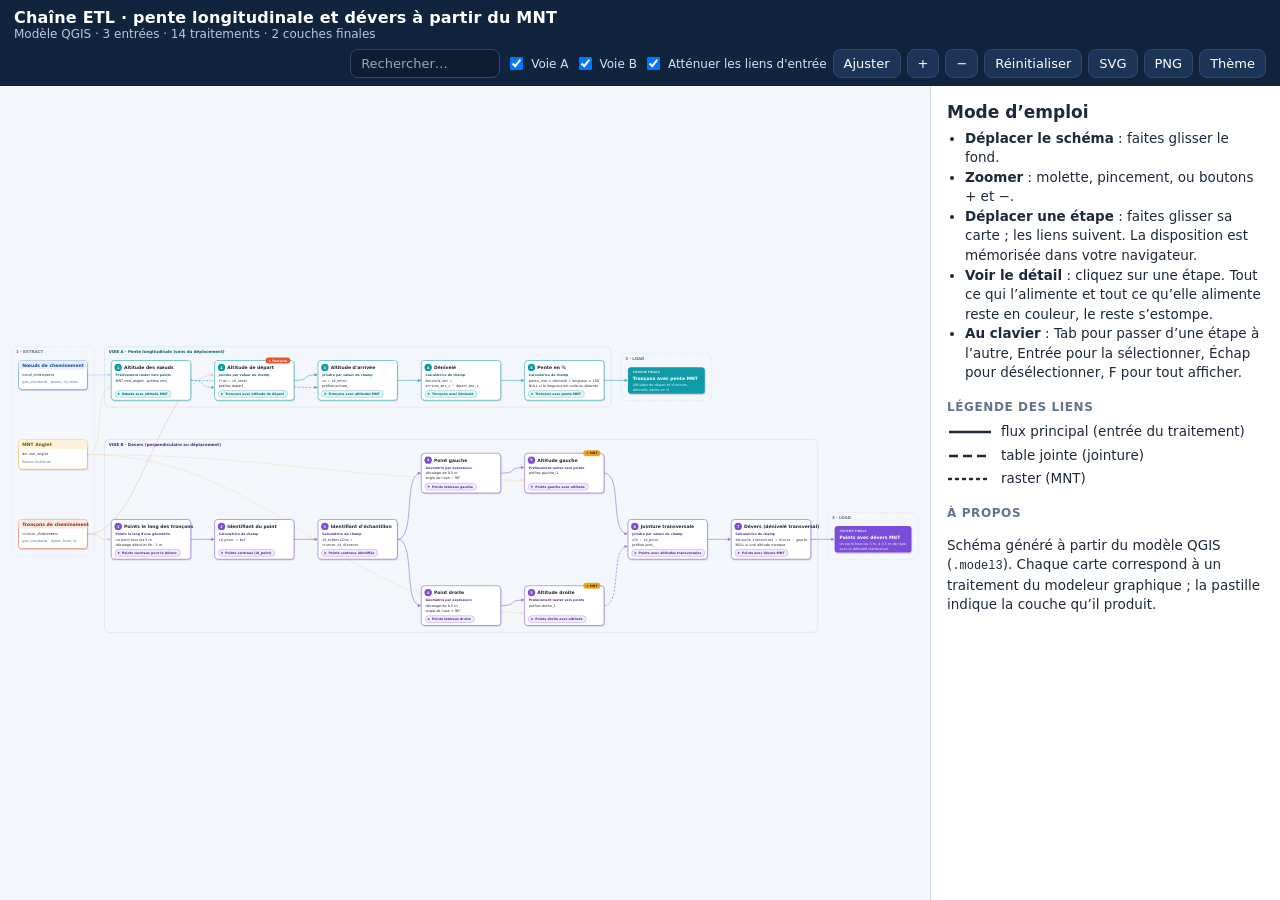
<file: docs/etl/index.html>
<!doctype html>
<html lang="fr">
<head>
<meta charset="utf-8">
<meta name="viewport" content="width=device-width, initial-scale=1">
<title>Chaîne ETL – pente et dévers (interactif)</title>
<style>
:root{
  --sans:system-ui,-apple-system,"Segoe UI",Roboto,"Helvetica Neue",Arial,sans-serif;
  --mono:ui-monospace,SFMono-Regular,Menlo,Consolas,"Liberation Mono",monospace;
  --bg:#f3f6fa;--panel:#ffffff;--card:#ffffff;--text:#1e293b;--muted:#64748b;--line:#94a3b8;--border:#d5dde8;--shadow:rgba(15,23,42,.14);
  --navy:#10243e;
  --A:#0e9aa7;--Atint:#e3f5f7;--Adark:#09646d;
  --B:#7c4ddb;--Btint:#f0eafc;--Bdark:#4b2a9a;
  --blue:#2f6fde;--bluetint:#e8f0fd;--bluedark:#1b4aa3;
  --amber:#e8a317;--ambertint:#fdf3dc;--amberdark:#7a5200;
  --coral:#e4572e;--coraltint:#fceae4;--coraldark:#9a2e10;
  --band:#cbd5e1;
}
html[data-theme="dark"]{
  --bg:#0d1117;--panel:#161b22;--card:#1c232d;--text:#e6edf3;--muted:#9aa7b5;--line:#6b7686;--border:#2f3a48;--shadow:rgba(0,0,0,.55);
  --Atint:#0f3a40;--Adark:#6fd6e0;--Btint:#2a1f4d;--Bdark:#c4adff;
  --bluetint:#14264a;--bluedark:#9db9f5;--ambertint:#3a2c0b;--amberdark:#f3c76a;--coraltint:#40201a;--coraldark:#f5a58f;
  --band:#3b4654;
}
*{box-sizing:border-box}
html,body{height:100%;margin:0}
body{font-family:var(--sans);background:var(--bg);color:var(--text);display:flex;flex-direction:column}
header{display:flex;flex-wrap:wrap;gap:8px 14px;align-items:center;padding:8px 14px;background:var(--navy);color:#fff}
header h1{font-size:16px;margin:0;font-weight:700;letter-spacing:.2px}
header .sub{font-size:12px;color:#b8c7dc}
.tools{display:flex;flex-wrap:wrap;gap:6px;align-items:center;margin-left:auto}
button,input[type=search]{font:inherit;font-size:13px}
button{background:#1c3556;color:#fff;border:1px solid #2c4a73;border-radius:8px;padding:6px 10px;cursor:pointer}
button:hover{background:#27487a}
button:focus-visible,input:focus-visible,.node:focus-visible{outline:3px solid #f5c542;outline-offset:2px}
input[type=search]{padding:6px 10px;border-radius:8px;border:1px solid #2c4a73;background:#0e1d33;color:#fff;width:150px}
input[type=search]::placeholder{color:#8ea5c4}
label.chk{display:flex;gap:5px;align-items:center;font-size:12px;color:#d6e2f2;cursor:pointer}
main{flex:1;display:flex;min-height:0;position:relative}
#stage{flex:1;min-width:0;position:relative}
svg#canvas{width:100%;height:100%;display:block;touch-action:none;cursor:grab;background:var(--bg);user-select:none;-webkit-user-select:none}
svg#canvas.panning{cursor:grabbing}
aside{width:350px;max-width:42vw;background:var(--panel);border-left:1px solid var(--border);overflow:auto;padding:14px 16px;font-size:13.5px;line-height:1.45}
aside h2{font-size:17px;margin:0 0 4px}
aside h3{font-size:12px;text-transform:uppercase;letter-spacing:.6px;color:var(--muted);margin:16px 0 6px}
aside .badge{display:inline-block;font-size:11.5px;font-weight:700;padding:2px 9px;border-radius:99px;color:#fff;margin-bottom:6px}
aside code,aside pre{font-family:var(--mono);font-size:12px}
aside pre{background:var(--bg);border:1px solid var(--border);border-radius:8px;padding:8px 10px;white-space:pre-wrap;word-break:break-word;margin:4px 0}
aside table{border-collapse:collapse;width:100%}
aside td{vertical-align:top;padding:4px 0;border-bottom:1px solid var(--border)}
aside td:first-child{color:var(--muted);width:42%;padding-right:8px}
aside a.lk{color:var(--bluedark);cursor:pointer;text-decoration:underline}
aside ul{padding-left:18px;margin:4px 0}
aside .close{float:right;background:transparent;color:var(--muted);border:1px solid var(--border)}
.legend-line{display:flex;align-items:center;gap:8px;margin:4px 0}
.legend-line svg{flex:none}
/* ---- éléments du schéma ---- */
.band{fill:none;stroke:var(--band);stroke-width:1.5;stroke-dasharray:6 6}
.band.lane{stroke-dasharray:none;stroke-width:1.6}
.band-label{font:700 15px var(--sans)}
.shadow{fill:var(--shadow)}
.card{fill:var(--card);stroke-width:2}
.node{cursor:grab}
.node:focus{outline:none}
.node.dragging{cursor:grabbing}
.node.dim,.edge.dim,.band-g.dim{opacity:.16}
.node.sel .card{stroke-width:3.6}
.node.found .card{stroke-width:3.6}
.hidden{display:none}
.t-title{font:700 17px var(--sans);fill:var(--text)}
.t-tag{font:700 12px var(--sans)}
.t-line{font:13px var(--sans);fill:var(--text)}
.t-mono{font:12px var(--mono);fill:var(--text)}
.t-muted{font:13px var(--sans);fill:var(--muted)}
.t-num{font:700 13px var(--sans);fill:#fff}
.t-chip{font:700 12px var(--sans)}
.t-white{fill:#fff}
.t-label{font:700 11.5px var(--sans)}
.edge{fill:none;stroke-width:2.2;opacity:.8}
.edge.d-join{stroke-dasharray:9 5}
.edge.d-raster{stroke-dasharray:2 5;stroke-linecap:round}
.faint .edge.from-input{opacity:.32}
.edge.hl{opacity:1;stroke-width:3.4}
.edge.hover{opacity:1;stroke-width:3.4}
.edge-label rect{fill:var(--panel);stroke:var(--border)}
.edge-label text{font:600 11px var(--sans);fill:var(--text)}
@media (max-width:820px){
  aside{position:absolute;left:0;right:0;bottom:0;width:auto;max-width:none;max-height:46%;border-left:none;border-top:1px solid var(--border);box-shadow:0 -6px 18px var(--shadow)}
  header h1{font-size:14px}
}
@media (prefers-reduced-motion:reduce){*{scroll-behavior:auto!important}}
</style>
</head>
<body>
<header>
  <div><h1>Chaîne ETL · pente longitudinale et dévers à partir du MNT</h1><div class="sub" id="sub"></div></div>
  <div class="tools" role="toolbar" aria-label="Outils d'affichage">
    <input type="search" id="search" placeholder="Rechercher…" aria-label="Rechercher une étape">
    <label class="chk"><input type="checkbox" id="chkA" checked> Voie A</label>
    <label class="chk"><input type="checkbox" id="chkB" checked> Voie B</label>
    <label class="chk" title="Atténuer les liens qui partent des couches d'entrée"><input type="checkbox" id="chkFaint" checked> Atténuer les liens d'entrée</label>
    <button id="bFit" title="Ajuster à l'écran (touche F)">Ajuster</button>
    <button id="bIn" title="Zoom avant" aria-label="Zoom avant">+</button>
    <button id="bOut" title="Zoom arrière" aria-label="Zoom arrière">−</button>
    <button id="bReset" title="Revenir à la disposition d'origine">Réinitialiser</button>
    <button id="bSvg" title="Exporter l'affichage en SVG">SVG</button>
    <button id="bPng" title="Exporter l'affichage en PNG">PNG</button>
    <button id="bTheme" title="Thème clair / sombre">Thème</button>
  </div>
</header>
<main>
  <div id="stage">
    <svg id="canvas" role="group" aria-label="Schéma interactif de la chaîne ETL. Faites glisser pour déplacer, molette pour zoomer, cliquez sur une étape pour voir ses détails.">
      <defs id="defs"></defs>
      <g id="viewport"><g id="bands"></g><g id="edges"></g><g id="nodes"></g><g id="labels"></g></g>
    </svg>
    <noscript><p style="padding:20px">Cette page nécessite JavaScript. Une image statique du schéma est disponible dans le dépôt : <code>ETL_pente_devers_MNT.png</code>.</p></noscript>
  </div>
  <aside id="panel" aria-live="polite"></aside>
</main>

<script id="etl-data" type="application/json">{
 "key": "Modèle",
 "subtitle": "Modèle QGIS · 3 entrées · 14 traitements · 2 couches finales",
 "nodes": [
  {
   "id": "mnt_anglet",
   "kind": "input",
   "lane": "E",
   "title": "MNT Anglet",
   "mono": "mnt.mnt_anglet",
   "desc": "Raster d'altitude",
   "text": "Modèle numérique de terrain : il donne une altitude en tout point couvert par le raster. Il doit être dans un système de coordonnées compatible avec les couches vectorielles.",
   "color": "amber",
   "x": 0,
   "y": 380,
   "w": 260,
   "h": 110,
   "params": [
    {
     "label": "Paramètre du modèle",
     "value": "mnt_anglet",
     "mono": true
    }
   ]
  },
  {
   "id": "nuds_de_cheminement",
   "kind": "input",
   "lane": "E",
   "title": "Nœuds de cheminement",
   "mono": "noeud_cheminement",
   "desc": "geo_standards · points, id_netex",
   "text": "Table des nœuds (points) du réseau piéton. Chaque nœud porte un identifiant métier, id_netex, qui sert à rattacher les tronçons.",
   "color": "blue",
   "x": 0,
   "y": 80,
   "w": 260,
   "h": 110,
   "params": [
    {
     "label": "Paramètre du modèle",
     "value": "nuds_de_cheminement",
     "mono": true
    }
   ]
  },
  {
   "id": "tronons_de_cheminement",
   "kind": "input",
   "lane": "E",
   "title": "Tronçons de cheminement",
   "mono": "troncon_cheminement",
   "desc": "geo_standards · lignes, from, to",
   "text": "Table des tronçons (lignes) du réseau piéton. Les champs from et to désignent le nœud de départ et le nœud d'arrivée, par leur identifiant id_netex ; longueur donne la longueur du tronçon.",
   "color": "coral",
   "x": 0,
   "y": 680,
   "w": 260,
   "h": 110,
   "params": [
    {
     "label": "Paramètre du modèle",
     "value": "tronons_de_cheminement",
     "mono": true
    }
   ]
  },
  {
   "id": "native:fieldcalculator_1",
   "kind": "alg",
   "lane": "A",
   "step": 4,
   "title": "Dénivelé",
   "tag": "Calculatrice de champ",
   "algo": "native:fieldcalculator",
   "lines": [
    {
     "t": "denivele_mnt =",
     "m": true
    },
    {
     "t": "arrivee_mnt_1 − depart_mnt_1",
     "m": true
    }
   ],
   "chip": "Tronçons avec dénivelé",
   "text": "Différence entre l'altitude du nœud d'arrivée et celle du nœud de départ, en mètres. Une valeur positive correspond à une montée dans le sens from vers to.",
   "params": [
    {
     "label": "Champ créé",
     "value": "denivele_mnt",
     "mono": true,
     "pre": false
    },
    {
     "label": "Formule",
     "value": "\"arrivee_mnt_1\" - \"depart_mnt_1\"",
     "mono": false,
     "pre": true
    }
   ],
   "color": "A",
   "badge": null,
   "x": 1520.0,
   "y": 80.0,
   "w": 300,
   "h": 150
  },
  {
   "id": "native:fieldcalculator_2",
   "kind": "alg",
   "lane": "A",
   "step": 5,
   "title": "Pente en %",
   "tag": "Calculatrice de champ",
   "algo": "native:fieldcalculator",
   "lines": [
    {
     "t": "pente_mnt = dénivelé ÷ longueur × 100",
     "m": false
    },
    {
     "t": "NULL si la longueur est nulle ou absente",
     "m": false
    }
   ],
   "chip": "Tronçons avec pente MNT",
   "text": "Pente moyenne du tronçon en pourcentage : dénivelé divisé par la longueur, multiplié par 100. Le calcul est protégé : si la longueur est absente ou nulle, la pente reste vide.",
   "params": [
    {
     "label": "Champ créé",
     "value": "pente_mnt",
     "mono": true,
     "pre": false
    },
    {
     "label": "Formule",
     "value": "CASE\n    WHEN \"longueur\" IS NULL OR \"longueur\" <= 0\n        THEN NULL\n    ELSE (\"denivele_mnt\" / \"longueur\") * 100\nEND",
     "mono": false,
     "pre": true
    }
   ],
   "color": "A",
   "badge": null,
   "x": 1910.0,
   "y": 80.0,
   "w": 300,
   "h": 150
  },
  {
   "id": "native:fieldcalculator_3",
   "kind": "alg",
   "lane": "B",
   "step": 3,
   "title": "Identifiant d'échantillon",
   "tag": "Calculatrice de champ",
   "algo": "native:fieldcalculator",
   "lines": [
    {
     "t": "id_echantillon =",
     "m": true
    },
    {
     "t": "troncon_id_distance",
     "m": true
    }
   ],
   "chip": "Points centraux identifiés",
   "text": "Compose un identifiant lisible à partir de l'identifiant du tronçon et de la distance du point sur ce tronçon.",
   "params": [
    {
     "label": "Champ créé",
     "value": "id_echantillon",
     "mono": true,
     "pre": false
    },
    {
     "label": "Formule",
     "value": "concat(\n    to_string(\"troncon_id\"),\n    '_',\n    format_number(\"distance\", 3)\n)",
     "mono": false,
     "pre": true
    }
   ],
   "color": "B",
   "badge": null,
   "x": 1130.0,
   "y": 680.0,
   "w": 300,
   "h": 150
  },
  {
   "id": "native:fieldcalculator_4",
   "kind": "alg",
   "lane": "B",
   "step": 7,
   "title": "Dévers (dénivelé transversal)",
   "tag": "Calculatrice de champ",
   "algo": "native:fieldcalculator",
   "lines": [
    {
     "t": "denivele_transversal = droite − gauche",
     "m": true
    },
    {
     "t": "NULL si une altitude manque",
     "m": false
    }
   ],
   "chip": "Points avec dévers MNT",
   "text": "Écart d'altitude entre le point de droite et celui de gauche, en mètres. Les deux points étant distants de 1 m (0,5 m de part et d'autre de l'axe), multiplier la valeur par 100 donne un dévers approximatif en pourcentage. Si l'une des altitudes manque, le résultat reste vide.",
   "params": [
    {
     "label": "Champ créé",
     "value": "denivele_transversal",
     "mono": true,
     "pre": false
    },
    {
     "label": "Formule",
     "value": "CASE\n    WHEN \"gauche_11\" IS NULL\n      OR \"joint_droite_11\" IS NULL\n    THEN NULL\n    ELSE \"joint_droite_11\" - \"gauche_11\"\nEND",
     "mono": false,
     "pre": true
    }
   ],
   "color": "B",
   "badge": null,
   "x": 2690.0,
   "y": 680.0,
   "w": 300,
   "h": 150
  },
  {
   "id": "native:fieldcalculator_5",
   "kind": "alg",
   "lane": "B",
   "step": 2,
   "title": "Identifiant du point",
   "tag": "Calculatrice de champ",
   "algo": "native:fieldcalculator",
   "lines": [
    {
     "t": "id_point = $id",
     "m": true
    }
   ],
   "chip": "Points centraux (id_point)",
   "text": "Crée un identifiant numérique par point (id_point). Il servira de clé pour regrouper plus tard les altitudes de gauche et de droite d'un même point.",
   "params": [
    {
     "label": "Champ créé",
     "value": "id_point",
     "mono": true,
     "pre": false
    },
    {
     "label": "Formule",
     "value": "$id",
     "mono": false,
     "pre": true
    }
   ],
   "color": "B",
   "badge": null,
   "x": 740.0,
   "y": 680.0,
   "w": 300,
   "h": 150
  },
  {
   "id": "native:geometrybyexpression_2",
   "kind": "alg",
   "lane": "B",
   "step": 4,
   "title": "Point gauche",
   "tag": "Géométrie par expression",
   "algo": "native:geometrybyexpression",
   "lines": [
    {
     "t": "décalage de 0,5 m",
     "m": false
    },
    {
     "t": "angle de l'axe − 90°",
     "m": false
    }
   ],
   "chip": "Points latéraux gauche",
   "text": "Déplace chaque point de 0,5 m perpendiculairement à l'axe du tronçon, vers la gauche (angle de la ligne moins 90 degrés).",
   "params": [
    {
     "label": "Expression",
     "value": "project(\n    $geometry,\n    0.5,\n    radians(\"angle\" - 90)\n)",
     "mono": false,
     "pre": true
    }
   ],
   "color": "B",
   "badge": null,
   "x": 1520.0,
   "y": 430.0,
   "w": 300,
   "h": 150
  },
  {
   "id": "native:geometrybyexpression_3",
   "kind": "alg",
   "lane": "B",
   "step": 4,
   "title": "Point droite",
   "tag": "Géométrie par expression",
   "algo": "native:geometrybyexpression",
   "lines": [
    {
     "t": "décalage de 0,5 m",
     "m": false
    },
    {
     "t": "angle de l'axe + 90°",
     "m": false
    }
   ],
   "chip": "Points latéraux droite",
   "text": "Même déplacement de 0,5 m, vers la droite (angle de la ligne plus 90 degrés).",
   "params": [
    {
     "label": "Expression",
     "value": "project(\n    $geometry,\n    0.5,\n    radians(\"angle\" + 90)\n)",
     "mono": false,
     "pre": true
    }
   ],
   "color": "B",
   "badge": null,
   "x": 1520.0,
   "y": 930.0,
   "w": 300,
   "h": 150
  },
  {
   "id": "native:joinattributestable_1",
   "kind": "alg",
   "lane": "A",
   "step": 2,
   "title": "Altitude de départ",
   "tag": "Joindre par valeur de champ",
   "algo": "native:joinattributestable",
   "lines": [
    {
     "t": "from = id_netex",
     "m": true
    },
    {
     "t": "préfixe depart_",
     "m": false
    }
   ],
   "chip": "Tronçons avec altitude de départ",
   "text": "Rattache à chaque tronçon l'altitude de son nœud de départ : le champ from du tronçon est comparé à id_netex du nœud. Seule la première correspondance est retenue, et les tronçons sans correspondance sont conservés.",
   "params": [
    {
     "label": "Éliminer les non-correspondants",
     "value": "non",
     "mono": false,
     "pre": false
    },
    {
     "label": "Champ de la table d'entrée",
     "value": "from",
     "mono": true,
     "pre": false
    },
    {
     "label": "Champ de la table jointe",
     "value": "id_netex",
     "mono": true,
     "pre": false
    },
    {
     "label": "Méthode de jointure",
     "value": "première entité correspondante uniquement",
     "mono": false,
     "pre": false
    },
    {
     "label": "Préfixe",
     "value": "depart_",
     "mono": true,
     "pre": false
    }
   ],
   "color": "A",
   "badge": {
    "c": "coral",
    "t": "+ Tronçons"
   },
   "x": 740.0,
   "y": 80.0,
   "w": 300,
   "h": 150
  },
  {
   "id": "native:joinattributestable_2",
   "kind": "alg",
   "lane": "A",
   "step": 3,
   "title": "Altitude d'arrivée",
   "tag": "Joindre par valeur de champ",
   "algo": "native:joinattributestable",
   "lines": [
    {
     "t": "to = id_netex",
     "m": true
    },
    {
     "t": "préfixe arrivee_",
     "m": false
    }
   ],
   "chip": "Tronçons avec altitudes MNT",
   "text": "Même jointure pour le nœud d'arrivée : le champ to du tronçon est comparé à id_netex. Les altitudes de départ et d'arrivée sont alors présentes sur chaque tronçon.",
   "params": [
    {
     "label": "Éliminer les non-correspondants",
     "value": "non",
     "mono": false,
     "pre": false
    },
    {
     "label": "Champ de la table d'entrée",
     "value": "to",
     "mono": true,
     "pre": false
    },
    {
     "label": "Champ de la table jointe",
     "value": "id_netex",
     "mono": true,
     "pre": false
    },
    {
     "label": "Méthode de jointure",
     "value": "première entité correspondante uniquement",
     "mono": false,
     "pre": false
    },
    {
     "label": "Préfixe",
     "value": "arrivee_",
     "mono": true,
     "pre": false
    }
   ],
   "color": "A",
   "badge": null,
   "x": 1130.0,
   "y": 80.0,
   "w": 300,
   "h": 150
  },
  {
   "id": "native:joinattributestable_3",
   "kind": "alg",
   "lane": "B",
   "step": 6,
   "title": "Jointure transversale",
   "tag": "Joindre par valeur de champ",
   "algo": "native:joinattributestable",
   "lines": [
    {
     "t": "clé : id_point",
     "m": true
    },
    {
     "t": "préfixe joint_",
     "m": false
    }
   ],
   "chip": "Points avec altitudes transversales",
   "text": "Rapproche, pour chaque point, l'altitude de gauche et celle de droite grâce à l'identifiant id_point. L'altitude de droite est recopiée avec le préfixe joint_ (joint_droite_11).",
   "params": [
    {
     "label": "Éliminer les non-correspondants",
     "value": "non",
     "mono": false,
     "pre": false
    },
    {
     "label": "Champ de la table d'entrée",
     "value": "id_point",
     "mono": true,
     "pre": false
    },
    {
     "label": "Champs copiés",
     "value": "droite_11",
     "mono": true,
     "pre": false
    },
    {
     "label": "Champ de la table jointe",
     "value": "id_point",
     "mono": true,
     "pre": false
    },
    {
     "label": "Méthode de jointure",
     "value": "première entité correspondante uniquement",
     "mono": false,
     "pre": false
    },
    {
     "label": "Préfixe",
     "value": "joint_",
     "mono": true,
     "pre": false
    }
   ],
   "color": "B",
   "badge": null,
   "x": 2300.0,
   "y": 680.0,
   "w": 300,
   "h": 150
  },
  {
   "id": "native:pointsalonglines_1",
   "kind": "alg",
   "lane": "B",
   "step": 1,
   "title": "Points le long des tronçons",
   "tag": "Points le long d'une géométrie",
   "algo": "native:pointsalonglines",
   "lines": [
    {
     "t": "un point tous les 5 m",
     "m": false
    },
    {
     "t": "décalage début et fin : 1 m",
     "m": false
    }
   ],
   "chip": "Points centraux pour le dévers",
   "text": "Place des points régulièrement sur chaque tronçon. Chaque point reçoit sa distance depuis le début du tronçon et l'angle de la ligne à cet endroit, deux informations utilisées ensuite pour placer les points latéraux.",
   "params": [
    {
     "label": "Distance entre points (m)",
     "value": "5",
     "mono": false,
     "pre": false
    },
    {
     "label": "Décalage à la fin (m)",
     "value": "1",
     "mono": false,
     "pre": false
    },
    {
     "label": "Décalage au début (m)",
     "value": "1",
     "mono": false,
     "pre": false
    }
   ],
   "color": "B",
   "badge": null,
   "x": 350.0,
   "y": 680.0,
   "w": 300,
   "h": 150
  },
  {
   "id": "native:rastersampling_1",
   "kind": "alg",
   "lane": "A",
   "step": 1,
   "title": "Altitude des nœuds",
   "tag": "Prélèvement raster vers points",
   "algo": "native:rastersampling",
   "lines": [
    {
     "t": "MNT mnt_anglet · préfixe mnt_",
     "m": false
    }
   ],
   "chip": "Nœuds avec altitude MNT",
   "text": "Lit l'altitude du MNT à la position de chaque nœud. La valeur est stockée dans un champ dont le nom commence par mnt_ (par exemple mnt_1).",
   "params": [
    {
     "label": "Préfixe des colonnes",
     "value": "mnt_",
     "mono": true,
     "pre": false
    }
   ],
   "color": "A",
   "badge": null,
   "x": 350.0,
   "y": 80.0,
   "w": 300,
   "h": 150
  },
  {
   "id": "native:rastersampling_2",
   "kind": "alg",
   "lane": "B",
   "step": 5,
   "title": "Altitude gauche",
   "tag": "Prélèvement raster vers points",
   "algo": "native:rastersampling",
   "lines": [
    {
     "t": "préfixe gauche_1",
     "m": false
    }
   ],
   "chip": "Points gauche avec altitude",
   "text": "Lit l'altitude du MNT à la position de chaque point de gauche.",
   "params": [
    {
     "label": "Préfixe des colonnes",
     "value": "gauche_1",
     "mono": true,
     "pre": false
    }
   ],
   "color": "B",
   "badge": {
    "c": "amber",
    "t": "+ MNT"
   },
   "x": 1910.0,
   "y": 430.0,
   "w": 300,
   "h": 150
  },
  {
   "id": "native:rastersampling_3",
   "kind": "alg",
   "lane": "B",
   "step": 5,
   "title": "Altitude droite",
   "tag": "Prélèvement raster vers points",
   "algo": "native:rastersampling",
   "lines": [
    {
     "t": "préfixe droite_1",
     "m": false
    }
   ],
   "chip": "Points droite avec altitude",
   "text": "Lit l'altitude du MNT à la position de chaque point de droite.",
   "params": [
    {
     "label": "Préfixe des colonnes",
     "value": "droite_1",
     "mono": true,
     "pre": false
    }
   ],
   "color": "B",
   "badge": {
    "c": "amber",
    "t": "+ MNT"
   },
   "x": 1910.0,
   "y": 930.0,
   "w": 300,
   "h": 150
  },
  {
   "id": "out_pente",
   "kind": "output",
   "lane": "A",
   "title": "Tronçons avec pente MNT",
   "lines": [
    {
     "t": "Altitudes de départ et d'arrivée,",
     "m": false
    },
    {
     "t": "dénivelé, pente en %",
     "m": false
    }
   ],
   "text": "Couche finale de la voie A : chaque tronçon avec les altitudes de ses extrémités, son dénivelé et sa pente.",
   "color": "A",
   "x": 2300.0,
   "y": 105.0,
   "w": 290,
   "h": 100,
   "params": []
  },
  {
   "id": "out_devers",
   "kind": "output",
   "lane": "B",
   "title": "Points avec dévers MNT",
   "lines": [
    {
     "t": "Un point tous les 5 m, à 0,5 m de l'axe,",
     "m": false
    },
    {
     "t": "avec le dénivelé transversal",
     "m": false
    }
   ],
   "text": "Couche finale de la voie B : des points le long des tronçons avec les altitudes de gauche et de droite et le dénivelé transversal.",
   "color": "B",
   "x": 3080.0,
   "y": 705.0,
   "w": 290,
   "h": 100,
   "params": []
  }
 ],
 "edges": [
  {
   "from": "native:joinattributestable_2",
   "to": "native:fieldcalculator_1",
   "port": "INPUT"
  },
  {
   "from": "native:fieldcalculator_1",
   "to": "native:fieldcalculator_2",
   "port": "INPUT"
  },
  {
   "from": "native:fieldcalculator_5",
   "to": "native:fieldcalculator_3",
   "port": "INPUT"
  },
  {
   "from": "native:joinattributestable_3",
   "to": "native:fieldcalculator_4",
   "port": "INPUT"
  },
  {
   "from": "native:pointsalonglines_1",
   "to": "native:fieldcalculator_5",
   "port": "INPUT"
  },
  {
   "from": "native:fieldcalculator_3",
   "to": "native:geometrybyexpression_2",
   "port": "INPUT"
  },
  {
   "from": "native:fieldcalculator_3",
   "to": "native:geometrybyexpression_3",
   "port": "INPUT"
  },
  {
   "from": "tronons_de_cheminement",
   "to": "native:joinattributestable_1",
   "port": "INPUT"
  },
  {
   "from": "native:rastersampling_1",
   "to": "native:joinattributestable_1",
   "port": "INPUT_2"
  },
  {
   "from": "native:joinattributestable_1",
   "to": "native:joinattributestable_2",
   "port": "INPUT"
  },
  {
   "from": "native:rastersampling_1",
   "to": "native:joinattributestable_2",
   "port": "INPUT_2"
  },
  {
   "from": "native:rastersampling_2",
   "to": "native:joinattributestable_3",
   "port": "INPUT"
  },
  {
   "from": "native:rastersampling_3",
   "to": "native:joinattributestable_3",
   "port": "INPUT_2"
  },
  {
   "from": "tronons_de_cheminement",
   "to": "native:pointsalonglines_1",
   "port": "INPUT"
  },
  {
   "from": "nuds_de_cheminement",
   "to": "native:rastersampling_1",
   "port": "INPUT"
  },
  {
   "from": "mnt_anglet",
   "to": "native:rastersampling_1",
   "port": "RASTERCOPY"
  },
  {
   "from": "native:geometrybyexpression_2",
   "to": "native:rastersampling_2",
   "port": "INPUT"
  },
  {
   "from": "mnt_anglet",
   "to": "native:rastersampling_2",
   "port": "RASTERCOPY"
  },
  {
   "from": "native:geometrybyexpression_3",
   "to": "native:rastersampling_3",
   "port": "INPUT"
  },
  {
   "from": "mnt_anglet",
   "to": "native:rastersampling_3",
   "port": "RASTERCOPY"
  },
  {
   "from": "native:fieldcalculator_2",
   "to": "out_pente",
   "port": "INPUT"
  },
  {
   "from": "native:fieldcalculator_4",
   "to": "out_devers",
   "port": "INPUT"
  }
 ]
}</script>
<script>
"use strict";
(function(){
const DATA = JSON.parse(document.getElementById('etl-data').textContent);
const NS = 'http://www.w3.org/2000/svg';
const $ = id => document.getElementById(id);
const svg = $('canvas'), vp = $('viewport'), gB = $('bands'), gE = $('edges'), gN = $('nodes'), gL = $('labels'), panel = $('panel'), defs = $('defs');
const LS_KEY = 'etl-layout-v1:' + (DATA.key || 'default');
const COLORS = {A:'A', B:'B', blue:'blue', amber:'amber', coral:'coral'};
const PORTLABEL = {INPUT:'entrée', INPUT_2:'table jointe', RASTERCOPY:'raster'};
const esc = s => String(s).replace(/[&<>"']/g, c => ({'&':'&amp;','<':'&lt;','>':'&gt;','"':'&quot;',"'":'&#39;'}[c]));
function el(name, attrs, parent){ const e = document.createElementNS(NS, name); for (const k in (attrs||{})) e.setAttribute(k, attrs[k]); if (parent) parent.appendChild(e); return e; }
function txt(parent, cls, x, y, s, extra){ const t = el('text', Object.assign({class:cls, x, y}, extra||{}), parent); t.textContent = s; return t; }

/* ---------- données ---------- */
const nodes = new Map(DATA.nodes.map(n => [n.id, Object.assign({}, n, {ox:n.x, oy:n.y, visible:true})]));
const edges = DATA.edges.map((e, i) => Object.assign({i}, e));
const inE = new Map(), outE = new Map();
nodes.forEach((_, id) => { inE.set(id, []); outE.set(id, []); });
edges.forEach(e => { outE.get(e.from).push(e); inE.get(e.to).push(e); });
try { const saved = JSON.parse(localStorage.getItem(LS_KEY) || 'null'); if (saved) for (const id in saved) if (nodes.has(id)) { nodes.get(id).x = saved[id][0]; nodes.get(id).y = saved[id][1]; } } catch(e){}
$('sub').textContent = DATA.subtitle || '';

/* ---------- marqueurs de flèche ---------- */
['A','B','blue','amber','coral'].forEach(c => {
  const m = el('marker', {id:'arr-'+c, viewBox:'0 0 10 10', refX:'8.5', refY:'5', markerWidth:'7', markerHeight:'7', orient:'auto'}, defs);
  el('path', {d:'M1.5 1.2 L8.8 5 L1.5 8.8 Z', fill:'var(--'+c+')'}, m);
});

/* ---------- dessin d'un nœud ---------- */
function drawNode(n){
  const g = el('g', {class:'node '+n.kind, 'data-id':n.id, tabindex:'0', role:'button', 'aria-label': n.title + (n.stepLabel ? ' (étape ' + n.stepLabel + ')' : '')}, gN);
  n.g = g;
  const c = 'var(--'+COLORS[n.color]+')', tint = 'var(--'+COLORS[n.color]+'tint)', dark = 'var(--'+COLORS[n.color]+'dark)';
  el('rect', {class:'shadow', x:3, y:5, width:n.w, height:n.h, rx:12}, g);
  if (n.kind === 'output'){
    el('rect', {x:0, y:0, width:n.w, height:n.h, rx:12, fill:c}, g);
    txt(g, 't-label t-white', 18, 22, 'COUCHE FINALE', {opacity:.8});
    txt(g, 't-title t-white', 18, 49, n.title, {style:'fill:#fff'});
    (n.lines||[]).forEach((l, i) => txt(g, 't-line', 18, 73 + i*18, l.t, {style:'fill:#fff;opacity:.92'}));
    return;
  }
  el('rect', {class:'card', x:0, y:0, width:n.w, height:n.h, rx:12, stroke:c}, g);
  if (n.kind === 'input'){
    el('path', {d:`M0 34 V12 a12 12 0 0 1 12 -12 H${n.w-12} a12 12 0 0 1 12 12 V34 Z`, fill:tint}, g);
    txt(g, 't-title', 14, 23, n.title, {style:'fill:'+dark});
    txt(g, 't-mono', 14, 58, n.mono);
    txt(g, 't-muted', 14, 86, n.desc);
    return;
  }
  el('circle', {cx:26, cy:26, r:14, fill:c}, g);
  txt(g, 't-num', 26, 31, n.step, {'text-anchor':'middle'});
  txt(g, 't-title', 48, 32, n.title);
  txt(g, 't-tag', 16, 58, n.tag, {style:'fill:'+dark});
  (n.lines||[]).forEach((l, i) => txt(g, l.m ? 't-mono' : 't-line', 16, 80 + i*19, l.t));
  const cy = n.h - 24;
  const chipT = txt(g, 't-chip', 40, cy + 4.5, n.chip, {style:'fill:'+dark});
  const w = chipT.getComputedTextLength() + 38;
  const chip = el('rect', {x:14, y:cy-13, width:w, height:26, rx:13, fill:tint, stroke:c, 'stroke-width':1}, g);
  g.insertBefore(chip, chipT);
  const tri = el('path', {d:`M25 ${cy-5} L25 ${cy+5} L33 ${cy} Z`, fill:c}, g);
  g.insertBefore(tri, chipT);
  if (n.badge){
    const b = txt(g, 't-label', 0, 0, n.badge.t);
    const bw = b.getComputedTextLength() + 22, bc = 'var(--'+COLORS[n.badge.c]+')';
    const r = el('rect', {x:n.w-14-bw, y:-11, width:bw, height:22, rx:11, fill:bc}, g);
    b.setAttribute('x', n.w-14-bw+11); b.setAttribute('y', 4); b.style.fill = n.badge.c === 'amber' ? '#3b2a00' : '#fff';
    g.insertBefore(r, b);
  }
}
nodes.forEach(drawNode);
nodes.forEach(n => n.g.setAttribute('transform', `translate(${n.x} ${n.y})`));

/* ---------- liens ---------- */
function portY(e, n){
  const ins = inE.get(n.id);
  if (ins.length < 2) return n.y + n.h/2;
  return n.y + n.h * (e.port === 'INPUT' ? 0.36 : 0.68);
}
function edgeGeom(e){
  const s = nodes.get(e.from), t = nodes.get(e.to);
  const x1 = s.x + s.w, y1 = s.y + s.h/2, x2 = t.x, y2 = portY(e, t);
  const dx = Math.max(70, Math.abs(x2 - x1) * 0.42);
  return {x1, y1, x2, y2, c1x:x1+dx, c1y:y1, c2x:x2-dx, c2y:y2};
}
function edgeD(g){ return `M${g.x1} ${g.y1} C${g.c1x} ${g.c1y} ${g.c2x} ${g.c2y} ${g.x2-2} ${g.y2}`; }
edges.forEach(e => {
  const s = nodes.get(e.from), t = nodes.get(e.to);
  const col = s.kind === 'input' ? s.color : t.color;
  e.color = col;
  e.p = el('path', {class:'edge ' + (e.port === 'INPUT_2' ? 'd-join ' : e.port === 'RASTERCOPY' ? 'd-raster ' : '') + (s.kind === 'input' ? 'from-input' : ''), stroke:'var(--'+COLORS[col]+')', 'marker-end':'url(#arr-'+COLORS[col]+')', 'data-i':e.i}, gE);
  e.p.setAttribute('d', edgeD(edgeGeom(e)));
});
function updateEdgesOf(id){ [...inE.get(id), ...outE.get(id)].forEach(e => e.p.setAttribute('d', edgeD(edgeGeom(e)))); }

/* ---------- bandes (groupes) ---------- */
const GROUPS = [
  {key:'E', test:n => n.kind === 'input', label:'1 · EXTRACT', color:null},
  {key:'A', test:n => n.lane === 'A' && n.kind === 'alg', label:'VOIE A · Pente longitudinale (sens du déplacement)', color:'A'},
  {key:'B', test:n => n.lane === 'B' && n.kind === 'alg', label:'VOIE B · Dévers (perpendiculaire au déplacement)', color:'B'},
  {key:'L1', test:n => n.id === 'out_pente', label:'3 · LOAD', color:null},
  {key:'L2', test:n => n.id === 'out_devers', label:'3 · LOAD', color:null},
];
GROUPS.forEach(gr => {
  gr.g = el('g', {class:'band-g'}, gB);
  gr.r = el('rect', {class:'band ' + (gr.color ? 'lane' : ''), rx:18}, gr.g);
  if (gr.color){ gr.r.setAttribute('fill', 'var(--'+gr.color+'tint)'); gr.r.setAttribute('stroke', 'var(--'+gr.color+')'); }
  gr.t = txt(gr.g, 'band-label', 0, 0, gr.label);
  gr.t.style.fill = gr.color ? 'var(--'+gr.color+'dark)' : 'var(--muted)';
});
function updateBands(){
  GROUPS.forEach(gr => {
    const ns = [...nodes.values()].filter(n => gr.test(n) && n.visible);
    if (!ns.length){ gr.g.classList.add('hidden'); return; }
    gr.g.classList.remove('hidden');
    const pad = 26, top = 34;
    const x0 = Math.min(...ns.map(n => n.x)) - pad, y0 = Math.min(...ns.map(n => n.y)) - pad - top + 8;
    const x1 = Math.max(...ns.map(n => n.x + n.w)) + pad, y1 = Math.max(...ns.map(n => n.y + n.h)) + pad;
    gr.r.setAttribute('x', x0); gr.r.setAttribute('y', y0); gr.r.setAttribute('width', x1 - x0); gr.r.setAttribute('height', y1 - y0);
    gr.t.setAttribute('x', x0 + 16); gr.t.setAttribute('y', y0 + 25);
  });
}
updateBands();

/* ---------- transformation (zoom / déplacement) ---------- */
let tx = 0, ty = 0, k = 1;
const KMIN = 0.12, KMAX = 2.6;
function applyT(){ vp.setAttribute('transform', `translate(${tx} ${ty}) scale(${k})`); }
function toWorld(cx, cy){ const r = svg.getBoundingClientRect(); return {x:(cx - r.left - tx)/k, y:(cy - r.top - ty)/k}; }
function zoomAt(cx, cy, f){
  const r = svg.getBoundingClientRect(), nk = Math.min(KMAX, Math.max(KMIN, k*f)); f = nk/k;
  const px = cx - r.left, py = cy - r.top;
  tx = px - (px - tx)*f; ty = py - (py - ty)*f; k = nk; applyT();
}
function bboxVisible(ids){
  let x0=1e9,y0=1e9,x1=-1e9,y1=-1e9;
  nodes.forEach(n => { if (!n.visible || (ids && !ids.has(n.id))) return; x0=Math.min(x0,n.x); y0=Math.min(y0,n.y); x1=Math.max(x1,n.x+n.w); y1=Math.max(y1,n.y+n.h); });
  return {x0,y0,x1,y1};
}
function fit(ids){
  const b = bboxVisible(ids), r = svg.getBoundingClientRect(), pad = ids ? 80 : 70;
  const w = b.x1 - b.x0 + pad*2, h = b.y1 - b.y0 + pad*2;
  k = Math.min(KMAX, Math.max(KMIN, Math.min(r.width / w, r.height / h)));
  tx = (r.width - (b.x1 - b.x0)*k)/2 - b.x0*k; ty = (r.height - (b.y1 - b.y0)*k)/2 - b.y0*k; applyT();
}
function centerOn(n){
  const r = svg.getBoundingClientRect();
  tx = r.width/2 - (n.x + n.w/2)*k; ty = r.height/2 - (n.y + n.h/2)*k; applyT();
}

/* ---------- sélection, lignée, panneau ---------- */
let selected = null, query = '';
function lineage(id){
  const A = new Set(), D = new Set();
  (function up(i){ inE.get(i).forEach(e => { if (!A.has(e.from)){ A.add(e.from); up(e.from); } }); })(id);
  (function down(i){ outE.get(i).forEach(e => { if (!D.has(e.to)){ D.add(e.to); down(e.to); } }); })(id);
  return {A, D};
}
function clearLabels(){ while (gL.firstChild) gL.removeChild(gL.firstChild); }
function refreshStyle(){
  clearLabels();
  let keep = null, hlEdges = new Set();
  if (selected){
    const {A, D} = lineage(selected);
    keep = new Set([selected, ...A, ...D]);
    edges.forEach(e => {
      const a = e.from === selected || A.has(e.from), b = e.to === selected || A.has(e.to);
      const c = e.from === selected || D.has(e.from), d = e.to === selected || D.has(e.to);
      if ((a && b) || (c && d)) hlEdges.add(e.i);
    });
  } else if (query){
    keep = new Set([...nodes.values()].filter(n => n.search.includes(query)).map(n => n.id));
  }
  nodes.forEach(n => {
    n.g.classList.toggle('dim', !!keep && !keep.has(n.id));
    n.g.classList.toggle('sel', n.id === selected);
    n.g.classList.toggle('found', !selected && !!query && keep.has(n.id));
  });
  edges.forEach(e => {
    const on = !keep || hlEdges.has(e.i) || (!selected && keep.has(e.from) && keep.has(e.to));
    e.p.classList.toggle('dim', !!keep && !on);
    e.p.classList.toggle('hl', !!selected && hlEdges.has(e.i));
  });
  GROUPS.forEach(gr => gr.g.classList.toggle('dim', !!selected && ![...nodes.values()].some(n => gr.test(n) && keep.has(n.id))));
  if (selected){
    [...inE.get(selected), ...outE.get(selected)].forEach(e => {
      const g = edgeGeom(e), mx = (g.x1 + 3*g.c1x + 3*g.c2x + g.x2)/8, my = (g.y1 + 3*g.c1y + 3*g.c2y + g.y2)/8;
      const lab = el('g', {class:'edge-label', transform:`translate(${mx} ${my})`}, gL);
      const t = txt(lab, '', 0, 4, PORTLABEL[e.port] || e.port, {'text-anchor':'middle'});
      const w = t.getComputedTextLength() + 14;
      const r = el('rect', {x:-w/2, y:-10, width:w, height:20, rx:10}, lab); lab.insertBefore(r, t);
    });
  }
}
function select(id, center){
  selected = id; refreshStyle(); renderPanel();
  if (id && center) centerOn(nodes.get(id));
}
const HOWTO = `
  <h2>Mode d’emploi</h2>
  <ul>
    <li><b>Déplacer le schéma</b> : faites glisser le fond.</li>
    <li><b>Zoomer</b> : molette, pincement, ou boutons + et −.</li>
    <li><b>Déplacer une étape</b> : faites glisser sa carte ; les liens suivent. La disposition est mémorisée dans votre navigateur.</li>
    <li><b>Voir le détail</b> : cliquez sur une étape. Tout ce qui l’alimente et tout ce qu’elle alimente reste en couleur, le reste s’estompe.</li>
    <li><b>Au clavier</b> : Tab pour passer d’une étape à l’autre, Entrée pour la sélectionner, Échap pour désélectionner, F pour tout afficher.</li>
  </ul>
  <h3>Légende des liens</h3>
  <div class="legend-line"><svg width="46" height="10"><line x1="2" y1="5" x2="44" y2="5" stroke="currentColor" stroke-width="2.4"/></svg> flux principal (entrée du traitement)</div>
  <div class="legend-line"><svg width="46" height="10"><line x1="2" y1="5" x2="44" y2="5" stroke="currentColor" stroke-width="2.4" stroke-dasharray="9 5"/></svg> table jointe (jointure)</div>
  <div class="legend-line"><svg width="46" height="10"><line x1="2" y1="5" x2="44" y2="5" stroke="currentColor" stroke-width="2.4" stroke-dasharray="2 5" stroke-linecap="round"/></svg> raster (MNT)</div>
  <h3>À propos</h3>
  <p>Schéma généré à partir du modèle QGIS (<code>.model3</code>). Chaque carte correspond à un traitement du modeleur graphique ; la pastille indique la couche qu’il produit.</p>`;
function renderPanel(){
  if (!selected){ panel.innerHTML = HOWTO; return; }
  const n = nodes.get(selected);
  const col = 'var(--'+COLORS[n.color]+')';
  const kindLabel = n.kind === 'input' ? 'Entrée du modèle' : n.kind === 'output' ? 'Couche finale' : 'Traitement ' + n.stepLabel;
  let h = `<button class="close" id="pClose" aria-label="Fermer le détail">✕</button><span class="badge" style="background:${col}">${esc(kindLabel)}</span><h2>${esc(n.title)}</h2>`;
  if (n.algo) h += `<div style="color:var(--muted);font-size:12px">${esc(n.tag)} · <code>${esc(n.algo)}</code></div>`;
  if (n.text) h += `<p>${esc(n.text)}</p>`;
  if (n.params && n.params.length){
    h += '<h3>Paramètres du modèle</h3><table>';
    n.params.forEach(p => { h += `<tr><td>${esc(p.label)}</td><td>${p.pre ? '<pre>'+esc(p.value)+'</pre>' : (p.mono ? '<code>'+esc(p.value)+'</code>' : esc(p.value))}</td></tr>`; });
    h += '</table>';
  }
  const ins = inE.get(n.id), outs = outE.get(n.id);
  if (ins.length){ h += '<h3>Alimenté par</h3><ul>' + ins.map(e => `<li><a class="lk" data-go="${esc(e.from)}">${esc(nodes.get(e.from).title)}</a> <span style="color:var(--muted)">(${esc(PORTLABEL[e.port]||e.port)})</span></li>`).join('') + '</ul>'; }
  if (outs.length){ h += '<h3>Alimente</h3><ul>' + outs.map(e => `<li><a class="lk" data-go="${esc(e.to)}">${esc(nodes.get(e.to).title)}</a></li>`).join('') + '</ul>'; }
  panel.innerHTML = h;
  const c = $('pClose'); if (c) c.onclick = () => select(null);
  panel.querySelectorAll('[data-go]').forEach(a => a.onclick = () => select(a.getAttribute('data-go'), true));
}
nodes.forEach(n => { n.stepLabel = n.step ? (n.lane + n.step) : ''; n.search = (n.title + ' ' + (n.tag||'') + ' ' + (n.chip||'') + ' ' + (n.algo||'') + ' ' + (n.text||'') + ' ' + (n.params||[]).map(p => p.label + ' ' + p.value).join(' ')).toLowerCase(); });

/* ---------- interactions souris, tactile, clavier ---------- */
const ptrs = new Map(); let mode = null, drag = null, pan = null, pinch = null, moved = 0;
svg.addEventListener('pointerdown', ev => {
  if (ev.button && ev.button !== 0) return;
  svg.setPointerCapture(ev.pointerId); ptrs.set(ev.pointerId, {x:ev.clientX, y:ev.clientY}); moved = 0;
  if (ptrs.size === 2){
    const [a, b] = [...ptrs.values()]; pinch = {d:Math.hypot(a.x-b.x, a.y-b.y)}; mode = 'pinch'; drag = null; pan = null; return;
  }
  const nodeEl = ev.target.closest('.node');
  if (nodeEl){
    const n = nodes.get(nodeEl.getAttribute('data-id')), w = toWorld(ev.clientX, ev.clientY);
    drag = {n, dx:w.x - n.x, dy:w.y - n.y}; mode = 'node'; return;
  }
  pan = {x:ev.clientX, y:ev.clientY, tx, ty}; mode = 'pan'; svg.classList.add('panning');
});
svg.addEventListener('pointermove', ev => {
  if (!ptrs.has(ev.pointerId)) return;
  const prev = ptrs.get(ev.pointerId); moved += Math.abs(ev.clientX - prev.x) + Math.abs(ev.clientY - prev.y);
  ptrs.set(ev.pointerId, {x:ev.clientX, y:ev.clientY});
  if (mode === 'pinch' && ptrs.size >= 2){
    const [a, b] = [...ptrs.values()], d = Math.hypot(a.x-b.x, a.y-b.y);
    if (pinch.d > 0) zoomAt((a.x+b.x)/2, (a.y+b.y)/2, d / pinch.d); pinch.d = d; return;
  }
  if (mode === 'node' && drag){
    if (moved < 4) return;
    const w = toWorld(ev.clientX, ev.clientY);
    drag.n.x = Math.round(w.x - drag.dx); drag.n.y = Math.round(w.y - drag.dy);
    drag.n.g.setAttribute('transform', `translate(${drag.n.x} ${drag.n.y})`); drag.n.g.classList.add('dragging');
    updateEdgesOf(drag.n.id); updateBands();
    if (selected) refreshStyle();
  } else if (mode === 'pan' && pan){
    tx = pan.tx + (ev.clientX - pan.x); ty = pan.ty + (ev.clientY - pan.y); applyT();
  }
});
function endPtr(ev){
  if (!ptrs.has(ev.pointerId)) return;
  ptrs.delete(ev.pointerId);
  const wasClick = moved < 4;
  if (mode === 'node' && drag){
    drag.n.g.classList.remove('dragging');
    if (wasClick) select(selected === drag.n.id ? null : drag.n.id); else saveLayout();
  } else if (mode === 'pan' && wasClick && ev.type === 'pointerup'){ select(null); }
  svg.classList.remove('panning');
  if (ptrs.size < 2) pinch = null;
  if (ptrs.size === 0){ mode = null; drag = null; pan = null; }
}
svg.addEventListener('pointerup', endPtr); svg.addEventListener('pointercancel', endPtr);
svg.addEventListener('wheel', ev => { ev.preventDefault(); zoomAt(ev.clientX, ev.clientY, Math.exp(-ev.deltaY * (ev.ctrlKey ? 0.01 : 0.0015))); }, {passive:false});
nodes.forEach(n => n.g.addEventListener('keydown', ev => { if (ev.key === 'Enter' || ev.key === ' '){ ev.preventDefault(); select(selected === n.id ? null : n.id); } }));
nodes.forEach(n => {
  n.g.addEventListener('mouseenter', () => [...inE.get(n.id), ...outE.get(n.id)].forEach(e => e.p.classList.add('hover')));
  n.g.addEventListener('mouseleave', () => edges.forEach(e => e.p.classList.remove('hover')));
});
document.addEventListener('keydown', ev => {
  if (ev.target && ev.target.tagName === 'INPUT') return;
  if (ev.key === 'Escape') select(null);
  if (ev.key === 'f' || ev.key === 'F') fit();
});

/* ---------- boutons ---------- */
function saveLayout(){ try { const o = {}; nodes.forEach(n => { if (n.x !== n.ox || n.y !== n.oy) o[n.id] = [n.x, n.y]; }); if (Object.keys(o).length) localStorage.setItem(LS_KEY, JSON.stringify(o)); else localStorage.removeItem(LS_KEY); } catch(e){} }
$('bFit').onclick = () => fit();
$('bIn').onclick = () => { const r = svg.getBoundingClientRect(); zoomAt(r.left + r.width/2, r.top + r.height/2, 1.25); };
$('bOut').onclick = () => { const r = svg.getBoundingClientRect(); zoomAt(r.left + r.width/2, r.top + r.height/2, 0.8); };
$('bReset').onclick = () => { nodes.forEach(n => { n.x = n.ox; n.y = n.oy; n.g.setAttribute('transform', `translate(${n.x} ${n.y})`); }); edges.forEach(e => e.p.setAttribute('d', edgeD(edgeGeom(e)))); updateBands(); saveLayout(); refreshStyle(); fit(); };
$('search').addEventListener('input', ev => { query = ev.target.value.trim().toLowerCase(); if (query && selected) { selected = null; renderPanel(); } refreshStyle(); });
function applyVisibility(){
  const a = $('chkA').checked, b = $('chkB').checked;
  nodes.forEach(n => { n.visible = !(n.lane === 'A' && n.kind === 'alg' && !a) && !(n.lane === 'B' && n.kind === 'alg' && !b) && !(n.kind === 'output' && ((n.lane === 'A' && !a) || (n.lane === 'B' && !b))); n.g.classList.toggle('hidden', !n.visible); });
  edges.forEach(e => e.p.classList.toggle('hidden', !(nodes.get(e.from).visible && nodes.get(e.to).visible)));
  if (selected && !nodes.get(selected).visible) selected = null;
  updateBands(); refreshStyle(); renderPanel();
}
$('chkA').onchange = $('chkB').onchange = applyVisibility;
$('chkFaint').onchange = ev => svg.classList.toggle('faint', ev.target.checked);
svg.classList.add('faint');
function setTheme(t){ document.documentElement.setAttribute('data-theme', t); try { localStorage.setItem('etl-theme', t); } catch(e){} }
let th = null; try { th = localStorage.getItem('etl-theme'); } catch(e){}
setTheme(th || (matchMedia('(prefers-color-scheme: dark)').matches ? 'dark' : 'light'));
$('bTheme').onclick = () => setTheme(document.documentElement.getAttribute('data-theme') === 'dark' ? 'light' : 'dark');

/* ---------- export SVG / PNG ---------- */
function cssText(){
  const rs = getComputedStyle(document.documentElement), out = [];
  for (const sh of document.styleSheets){ try { for (const r of sh.cssRules){ if (r.selectorText && /^(\.|svg|\.faint)/.test(r.selectorText) && !/aside|header|button|label/.test(r.selectorText)) out.push(r.cssText); } } catch(e){} }
  return out.join('\n').replace(/var\((--[a-z0-9-]+)\)/gi, (_, v) => rs.getPropertyValue(v).trim() || '#888').replace(/var\(--sans\)/g, 'sans-serif');
}
function buildSvg(){
  const b = bboxVisible(), pad = 70, x0 = b.x0 - pad, y0 = b.y0 - pad, w = b.x1 - b.x0 + pad*2, h = b.y1 - b.y0 + pad*2;
  const rs = getComputedStyle(document.documentElement);
  const clone = vp.cloneNode(true); clone.removeAttribute('transform');
  clone.querySelectorAll('#labels').forEach(l => l.innerHTML = '');
  let inner = clone.outerHTML.replace(/var\((--[a-z0-9-]+)\)/gi, (_, v) => rs.getPropertyValue(v).trim() || '#888');
  const d = defs.innerHTML.replace(/var\((--[a-z0-9-]+)\)/gi, (_, v) => rs.getPropertyValue(v).trim() || '#888');
  const font = rs.getPropertyValue('--sans').trim(), mono = rs.getPropertyValue('--mono').trim();
  const css = cssText().replace(/var\(--mono\)/g, mono).split('system-ui').join('system-ui');
  return {w, h, str: `<svg xmlns="http://www.w3.org/2000/svg" viewBox="${x0} ${y0} ${w} ${h}" width="${w}" height="${h}"><style>${css.replace(/\b(font:[^;]*?)var\(--sans\)/g, '$1sans-serif')}</style><defs>${d}</defs><rect x="${x0}" y="${y0}" width="${w}" height="${h}" fill="${rs.getPropertyValue('--bg').trim()}"/>${inner}</svg>`};
}
function download(blob, name){ const a = document.createElement('a'); a.href = URL.createObjectURL(blob); a.download = name; document.body.appendChild(a); a.click(); setTimeout(() => { URL.revokeObjectURL(a.href); a.remove(); }, 500); }
$('bSvg').onclick = () => download(new Blob([buildSvg().str], {type:'image/svg+xml'}), 'etl_pente_devers.svg');
$('bPng').onclick = () => {
  const s = buildSvg(), img = new Image(), sc = 2;
  img.onload = () => { const c = document.createElement('canvas'); c.width = s.w*sc; c.height = s.h*sc; const x = c.getContext('2d'); x.scale(sc, sc); x.drawImage(img, 0, 0, s.w, s.h); c.toBlob(b => download(b, 'etl_pente_devers.png'), 'image/png'); };
  img.src = 'data:image/svg+xml;charset=utf-8,' + encodeURIComponent(s.str);
};

/* ---------- démarrage ---------- */
renderPanel(); fit();
window.addEventListener('resize', () => { if (!selected) fit(); });
window.__etl = {nodes, edges, select, fit};
})();
</script>
</body>
</html>
</file>
